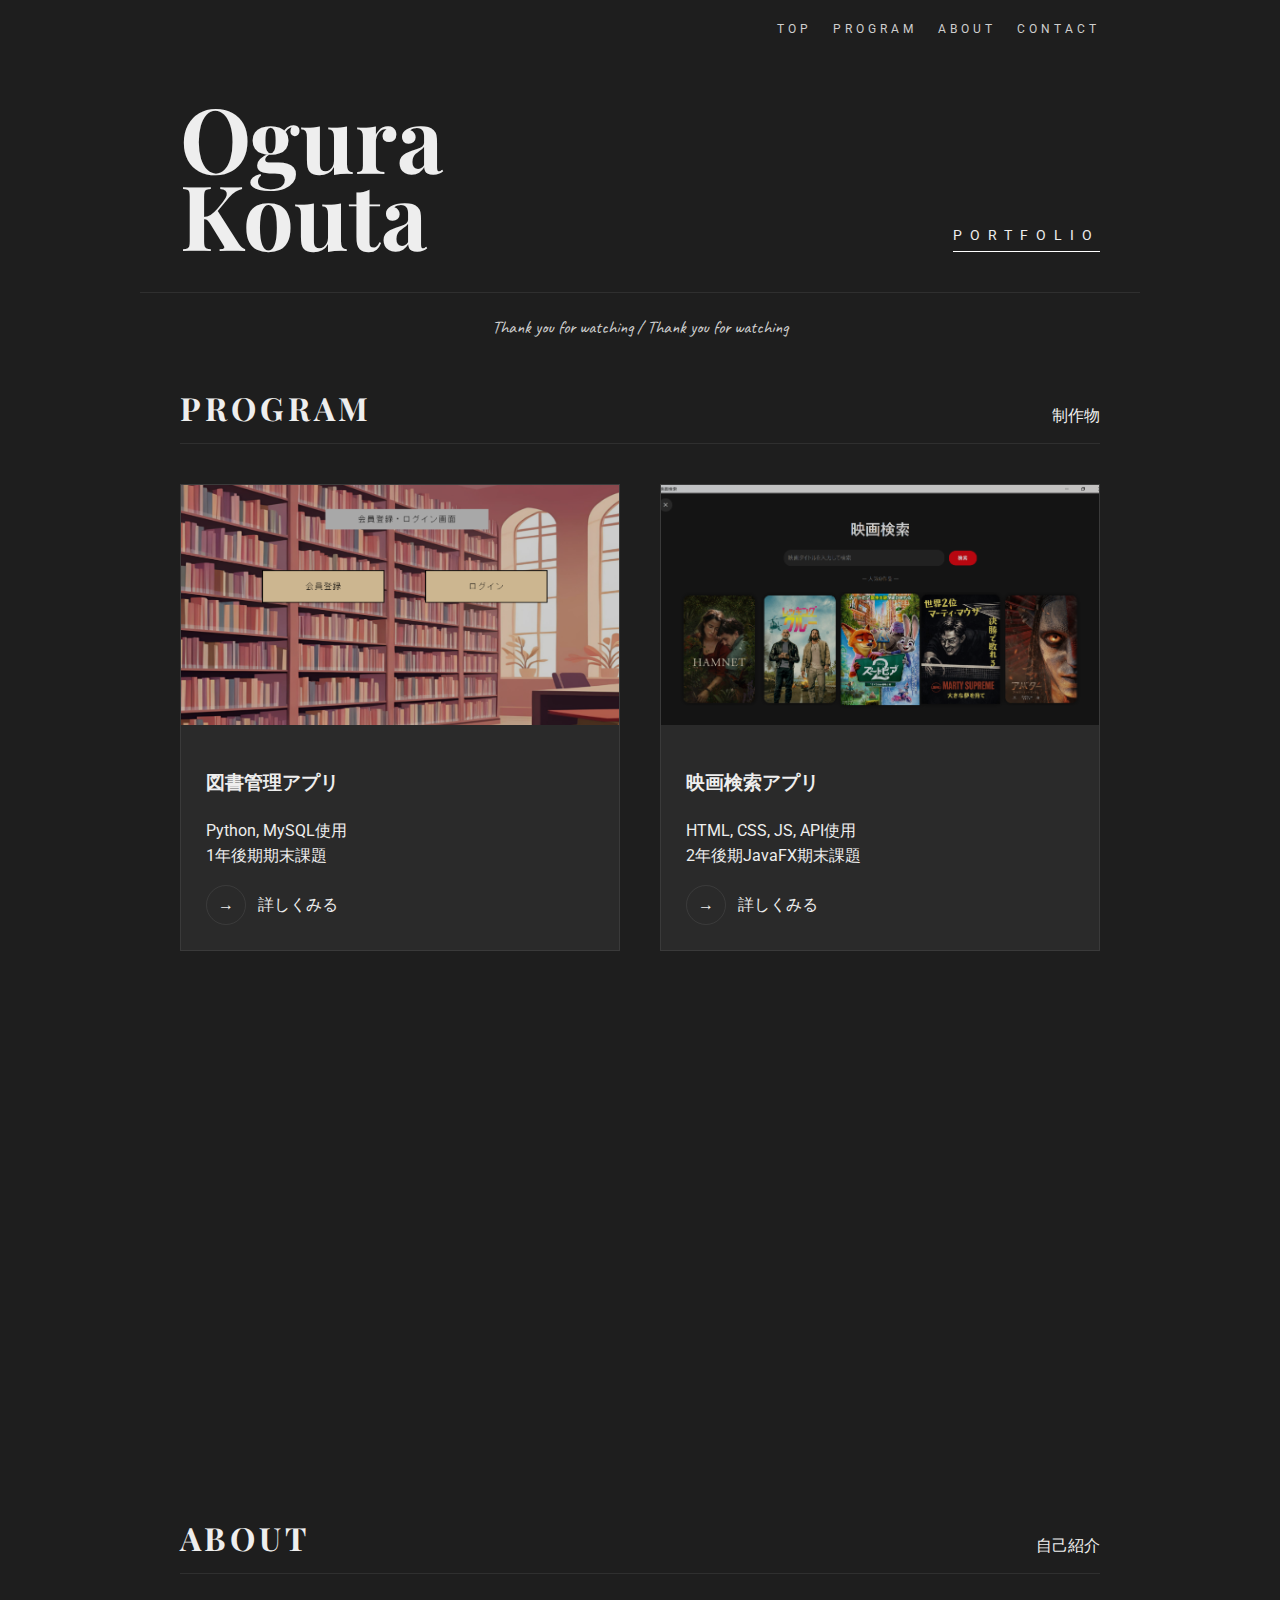
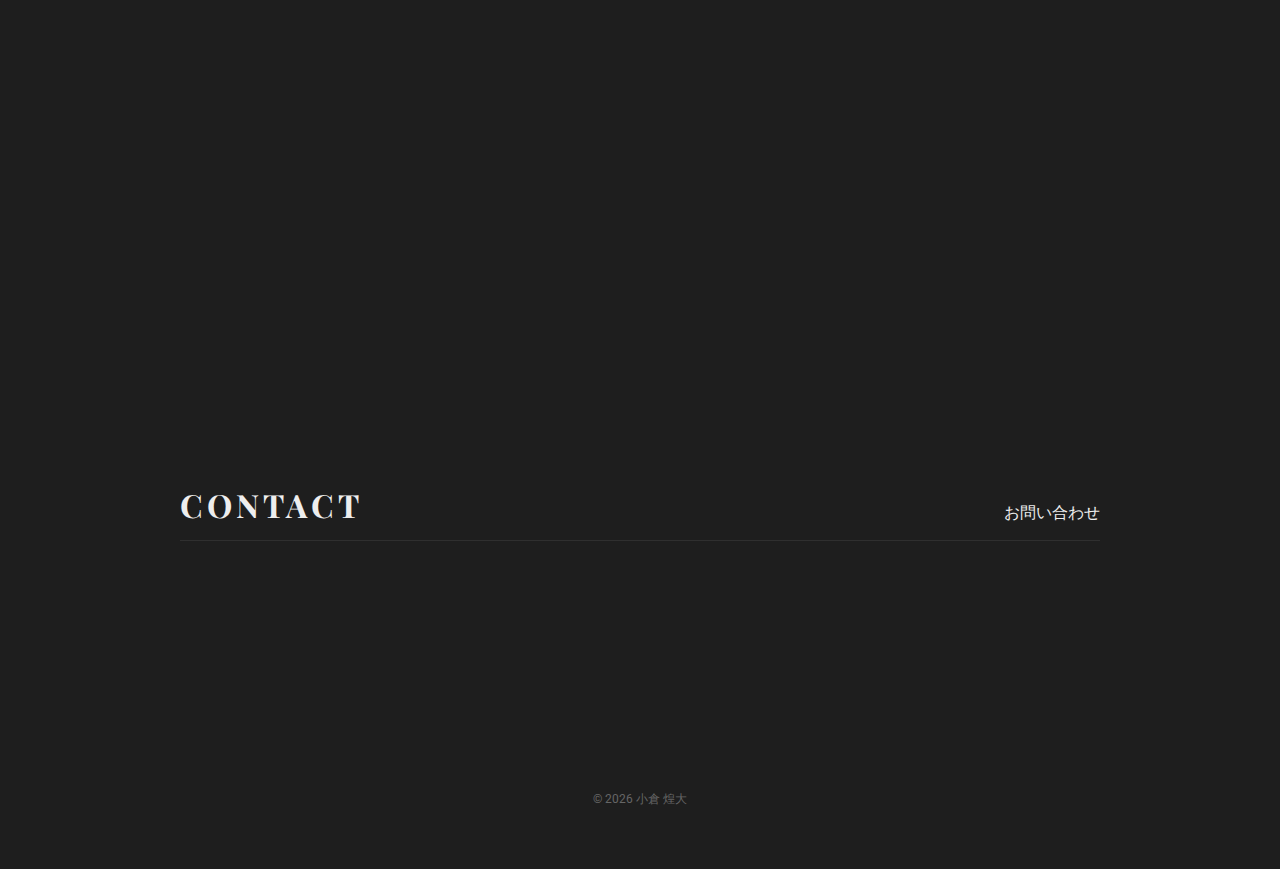
<file: index.Html>
<!DOCTYPE html>
<html lang="ja">
<head>
    <meta charset="UTF-8">
    <meta name="viewport" content="width=device-width, initial-scale=1.0">
    <title>小倉 煌大 - Portfolio</title>
    <link rel="stylesheet" href="css/style.css">
    <link href="https://fonts.googleapis.com/css2?family=Playfair+Display:wght@400;700&family=Roboto:wght@300;400&family=Caveat&display=swap" rel="stylesheet">
</head>
<body id="top">
    <header class="topbar">
        <nav class="topnav">
            <a href="index.html#top">TOP</a>&nbsp;&nbsp;
            <a href="index.html#program">PROGRAM</a>&nbsp;&nbsp;
            <a href="index.html#about">ABOUT</a>&nbsp;&nbsp;
            <a href="index.html#contact">CONTACT</a>
        </nav>
        <div class="hero">
            <div class="hero-left">
                <h1 class="name">Ogura<br>Kouta</h1>
            </div>
            <div class="hero-right">
                <div class="portfolio-label">PORTFOLIO</div>
            </div>
        </div>
        <div class="divider"></div>
        <div class="thanks">Thank you for watching / Thank you for watching</div>
    </header>

    <main class="content">
        <section class="program" id="program">
            <div class="program-header">
                <h2 class="program-title">PROGRAM</h2>
                <div class="program-sub">制作物</div>
            </div>

            <div class="grid">
                <article class="card">
                    <div class="thumb-wrap">
                        <img src="images/スクリーンショット 2026-02-05 235115.png" alt="図書管理アプリ" class="thumb">
                    </div>
                    <div class="card-body">
                        <h3>図書管理アプリ</h3>
                        <p class="desc">Python, MySQL使用<br>1年後期期末課題</p>
                        <a href="detail.html?id=book1" class="more">
                            <span class="circle">→</span><span class="text">詳しくみる</span>
                        </a>
                    </div>
                </article>

                <article class="card">
                    <div class="thumb-wrap">
                        <img src="images/スクリーンショット 2026-02-05 234926.png" alt="映画検索アプリ" class="thumb">
                    </div>
                    <div class="card-body">
                        <h3>映画検索アプリ</h3>
                        <p class="desc">HTML, CSS, JS, API使用<br>2年後期JavaFX期末課題</p>
                        <a href="detail.html?id=movie" class="more">
                            <span class="circle">→</span><span class="text">詳しくみる</span>
                        </a>
                    </div>
                </article>

                <article class="card">
                    <div class="thumb-wrap">
                        <img src="images/スクリーンショット 2025-12-12 093959.png" alt="High&Low" class="thumb">
                    </div>
                    <div class="card-body">
                        <h3>High&Lowアプリ</h3>
                        <p class="desc">JavaScript, HTML使用</p>
                        <a href="detail.html?id=highlow" class="more">
                            <span class="circle">→</span><span class="text">詳しくみる</span>
                        </a>
                    </div>
                </article>

                <article class="card">
                    <div class="thumb-wrap">
                        <img src="images/スクリーンショット 2025-12-12 095418.png" alt="ClimbCat" class="thumb">
                    </div>
                    <div class="card-body">
                        <h3>ClimbCat</h3>
                        <p class="desc">Unity, C#使用</p>
                        <a href="detail.html?id=climbcat" class="more">
                            <span class="circle">→</span><span class="text">詳しくみる</span>
                        </a>
                    </div>
                </article>
            </div>
        </section>

        <section class="about" id="about">
            <div class="about-header"><h2 class="about-title">ABOUT</h2><div class="about-sub">自己紹介</div></div>
            <div class="about-content">
                <div class="about-left">
                    <h3 class="about-name">小倉 煌大</h3>
                    <p class="about-text">
                        MCL盛岡情報ビジネス＆デザイン専門学校 総合システム工学科2年の小倉煌大です。
                        現在、ユーザーに寄り添った視覚的・機能的なWeb体験を提供する<strong>フロントエンドエンジニア</strong>を目指して学習に励んでいます。
                    </p>
                    <p class="about-text">
                        <strong>Skills:</strong> HTML, CSS, JavaScript, Python, Java, C#, Unity, Blender, デザイン設計
                    </p>
                </div>
                <div class="about-right">
                    <div class="about-image">
                        <img src="images/IMG_8091.jpg" alt="小倉 煌大" style="width:100%; height:100%; object-fit:cover;">
                    </div>
                </div>
            </div>
        </section>

        <section class="about" id="contact">
            <div class="about-header"><h2 class="about-title">CONTACT</h2><div class="about-sub">お問い合わせ</div></div>
            <div class="about-content">
                <div class="about-left">
                    <h3 class="about-name">Let's Connect</h3>
                    <p class="about-text">制作に関するお問い合わせなどは、下記よりお気軽にご連絡ください。</p>
                </div>
                <div class="about-right">
                    <div class="contact-info">
                        <p>Email: <a href="mailto:k.ogura.sys24@morijyobi.ac.jp" style="color: inherit; text-decoration: none;">k.ogura.sys24@morijyobi.ac.jp</a></p>
                        <p>TEL: 070-1304-5244</p>
                    </div>
                </div>
            </div>
        </section>
    </main>

    <footer class="footer">&copy; 2026 小倉 煌大</footer>
    <script src="js/script.js"></script>
</body>
</html>
</file>
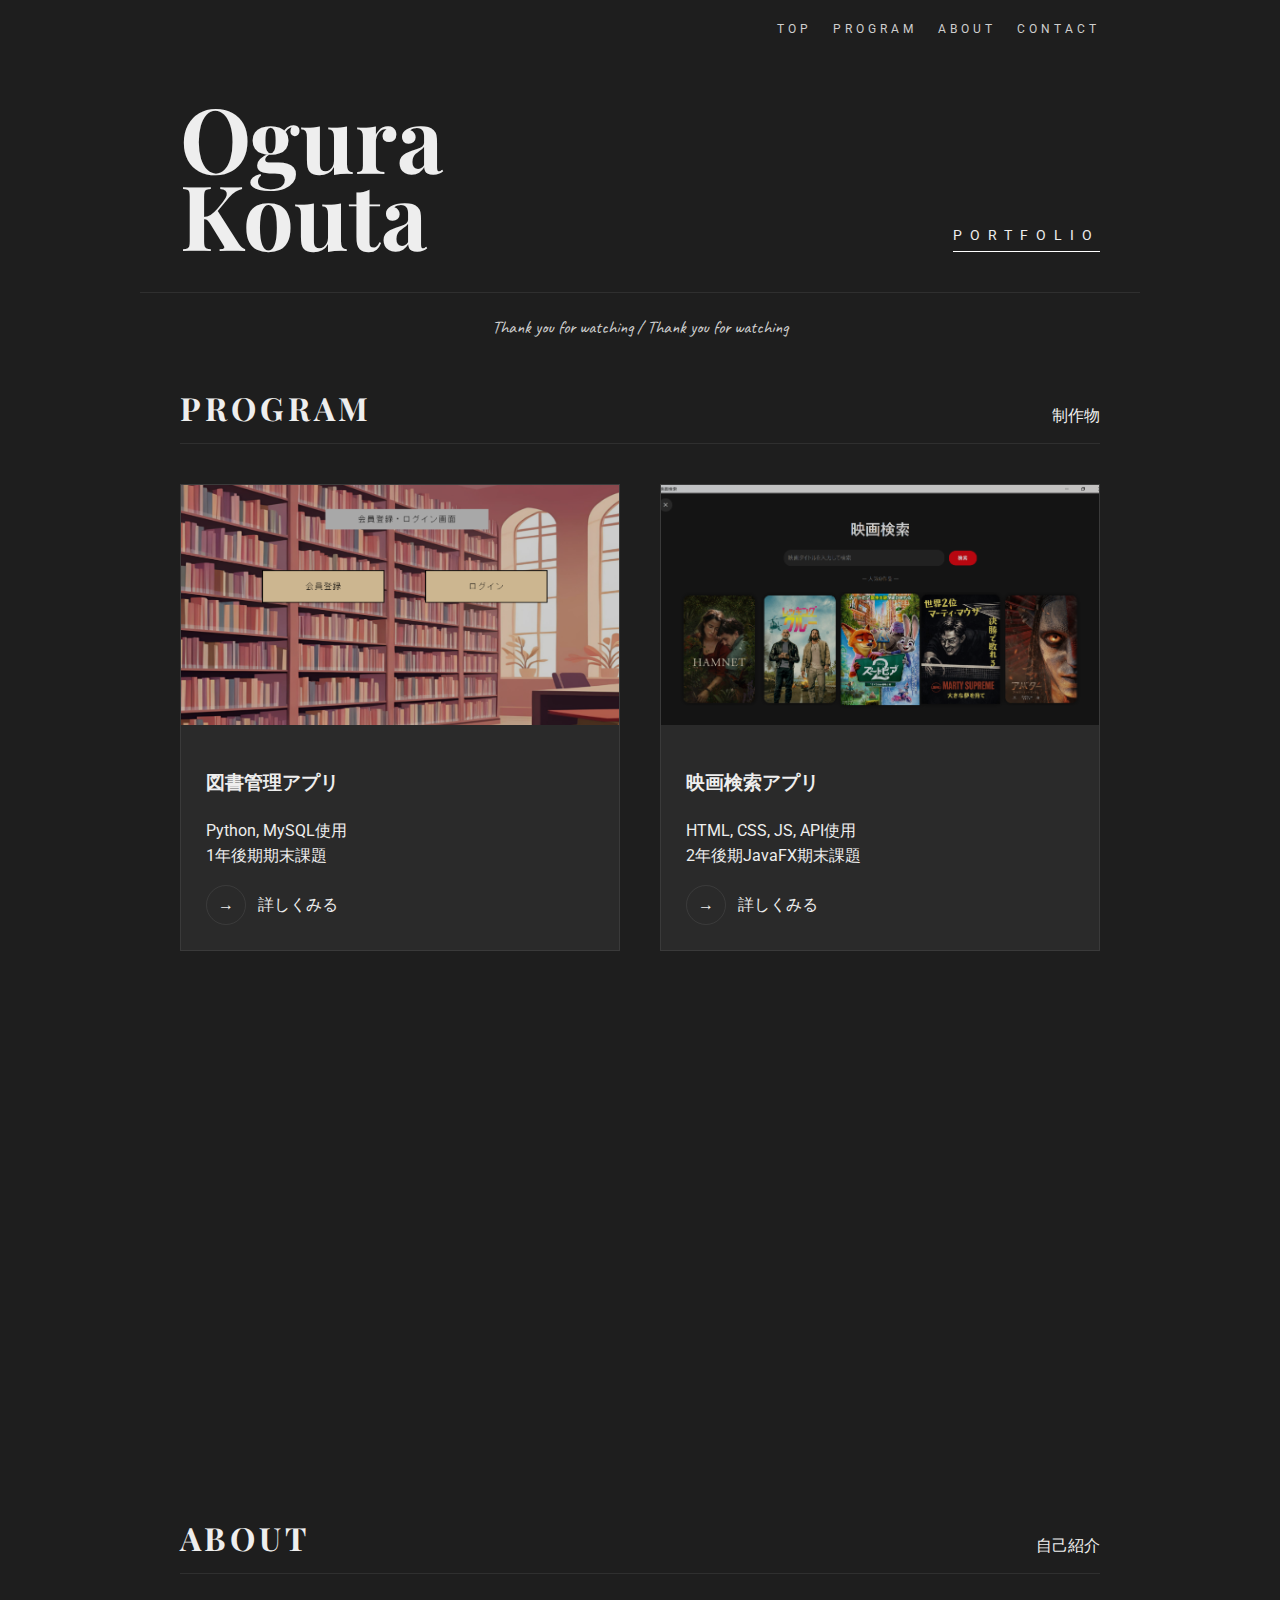
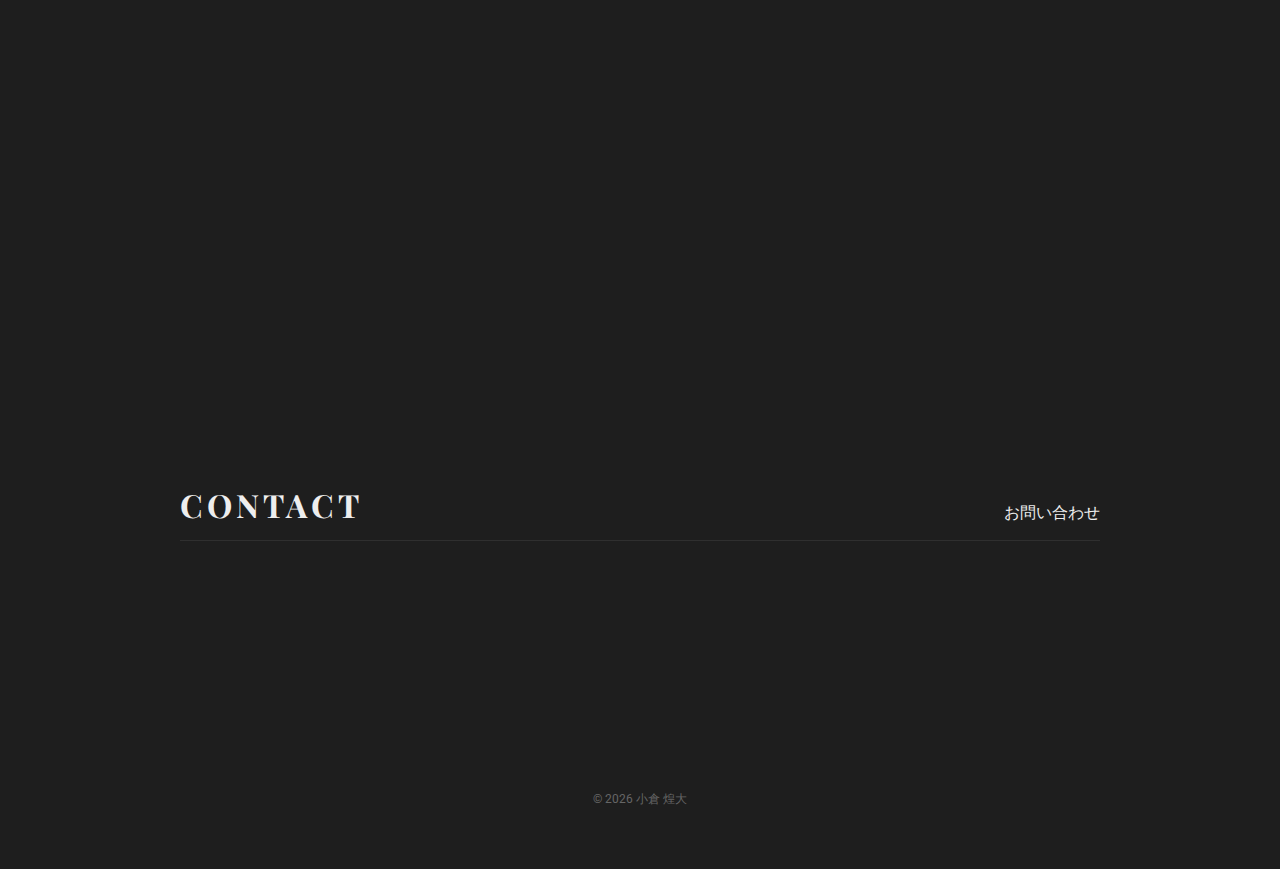
<file: TOP.Html>
<!DOCTYPE html>
<html lang="ja">
<head>
    <meta charset="UTF-8">
    <meta name="viewport" content="width=device-width, initial-scale=1.0">
    <title>小倉 煌大 - Portfolio</title>
    <link rel="stylesheet" href="css/style.css">
    <link href="https://fonts.googleapis.com/css2?family=Playfair+Display:wght@400;700&family=Roboto:wght@300;400&family=Caveat&display=swap" rel="stylesheet">
</head>
<body id="top">
    <header class="topbar">
        <nav class="topnav">
            <a href="#top">TOP</a>&nbsp;&nbsp;
            <a href="#program">PROGRAM</a>&nbsp;&nbsp;
            <a href="#about">ABOUT</a>&nbsp;&nbsp;
            <a href="#contact">CONTACT</a>
        </nav>
        <div class="hero">
            <div class="hero-left">
                <h1 class="name">Ogura<br>Kouta</h1>
            </div>
            <div class="hero-right">
                <div class="portfolio-label">PORTFOLIO</div>
            </div>
        </div>
        <div class="divider"></div>
        <div class="thanks">Thank you for watching / Thank you for watching</div>
    </header>

    <main class="content">
        <section class="program" id="program">
            <div class="program-header">
                <h2 class="program-title">PROGRAM</h2>
                <div class="program-sub">制作物</div>
            </div>

            <div class="grid">
                <article class="card">
                    <div class="thumb-wrap">
                        <img src="images/スクリーンショット 2026-02-05 235115.png" alt="図書管理アプリ" class="thumb">
                    </div>
                    <div class="card-body">
                        <h3>図書管理アプリ</h3>
                        <p class="desc">Python, MySQL使用<br>1年後期期末課題</p>
                        <a href="detail.html?id=book1" class="more">
                            <span class="circle">→</span><span class="text">詳しくみる</span>
                        </a>
                    </div>
                </article>

                <article class="card">
                    <div class="thumb-wrap">
                        <img src="images/スクリーンショット 2026-02-05 234926.png" alt="映画検索アプリ" class="thumb">
                    </div>
                    <div class="card-body">
                        <h3>映画検索アプリ</h3>
                        <p class="desc">HTML, CSS, JS, API使用<br>2年後期JavaFX期末課題</p>
                        <a href="detail.html?id=movie" class="more">
                            <span class="circle">→</span><span class="text">詳しくみる</span>
                        </a>
                    </div>
                </article>

                <article class="card">
                    <div class="thumb-wrap">
                        <img src="images/スクリーンショット 2025-12-12 093959.png" alt="High&Low" class="thumb">
                    </div>
                    <div class="card-body">
                        <h3>High&Lowアプリ</h3>
                        <p class="desc">JavaScript, HTML使用</p>
                        <a href="detail.html?id=highlow" class="more">
                            <span class="circle">→</span><span class="text">詳しくみる</span>
                        </a>
                    </div>
                </article>

                <article class="card">
                    <div class="thumb-wrap">
                        <img src="images/スクリーンショット 2025-12-12 095418.png" alt="ClimbCat" class="thumb">
                    </div>
                    <div class="card-body">
                        <h3>ClimbCat</h3>
                        <p class="desc">Unity, C#使用</p>
                        <a href="detail.html?id=climbcat" class="more">
                            <span class="circle">→</span><span class="text">詳しくみる</span>
                        </a>
                    </div>
                </article>
            </div>
        </section>

        <section class="about" id="about">
            <div class="about-header"><h2 class="about-title">ABOUT</h2><div class="about-sub">自己紹介</div></div>
            <div class="about-content">
                <div class="about-left">
                    <h3 class="about-name">小倉 煌大</h3>
                    <p class="about-text">
                        MCL盛岡情報ビジネス＆デザイン専門学校 総合システム工学科2年の小倉煌大です。
                        現在、ユーザーに寄り添った視覚的・機能的なWeb体験を提供する<strong>フロントエンドエンジニア</strong>を目指して学習に励んでいます。
                    </p>
                    <p class="about-text">
                        <strong>Skills:</strong> HTML, CSS, JavaScript, Python, Java, C#, Unity, Blender, デザイン設計
                    </p>
                </div>
                <div class="about-right">
                    <div class="about-image">
                        <img src="images/IMG_8091.jpg" alt="小倉 煌大" style="width:100%; height:100%; object-fit:cover;">
                    </div>
                </div>
            </div>
        </section>

        <section class="about" id="contact">
            <div class="about-header"><h2 class="about-title">CONTACT</h2><div class="about-sub">お問い合わせ</div></div>
            <div class="about-content">
                <div class="about-left">
                    <h3 class="about-name">Let's Connect</h3>
                    <p class="about-text">制作に関するお問い合わせなどは、下記よりお気軽にご連絡ください。</p>
                </div>
                <div class="about-right">
                    <div class="contact-info">
                        <p>Email: <a href="mailto:k.ogura.sys24@morijyobi.ac.jp" style="color: inherit; text-decoration: none;">k.ogura.sys24@morijyobi.ac.jp</a></p>
                        <p>TEL: 070-1304-5244</p>
                    </div>
                </div>
            </div>
        </section>
    </main>

    <footer class="footer">&copy; 2026 小倉 煌大</footer>
    <script src="js/script.js"></script>
</body>
</html>
</file>
<file: css/style.css>
:root {
    --bg-dark: #1e1e1e;
    --bg-panel: #2a2a2a;
    --text-main: #eeeeee;
    --text-muted: #cfcfcf;
    --accent: #ffffff;
    --line: rgba(255, 255, 255, 0.08);
    --transition: all 0.4s cubic-bezier(0.25, 0.8, 0.25, 1);
    --container-width: 1000px;
}

html { scroll-behavior: smooth; }
* { box-sizing: border-box; }
body { background: var(--bg-dark); color: var(--text-main); font-family: 'Roboto', sans-serif; margin: 0; line-height: 1.6; }

/* Navigation */
.topnav { text-align: right; max-width: var(--container-width); margin: 0 auto; padding: 20px 40px; letter-spacing: 4px; font-size: 12px; }
.topnav a { text-decoration: none; color: var(--text-muted); transition: 0.3s; }
.topnav a:hover { opacity: 0.6; }

/* Hero */
.hero { display: flex; align-items: flex-end; justify-content: space-between; max-width: var(--container-width); margin: 40px auto; padding: 0 40px; }
.hero-left .name { font-family: 'Playfair Display', serif; font-size: 90px; line-height: 0.85; margin: 0; }
.hero-right .portfolio-label { font-size: 14px; letter-spacing: 8px; border-bottom: 1px solid var(--accent); padding-bottom: 5px; }
.divider { height: 1px; background: var(--line); max-width: var(--container-width); margin: 20px auto; }
.thanks { text-align: center; font-family: 'Caveat', cursive; color: var(--text-muted); font-size: 18px; margin-bottom: 40px; }

/* Grid */
.content { max-width: var(--container-width); margin: 0 auto; padding: 0 40px; }
.program-header, .about-header { display: flex; align-items: baseline; justify-content: space-between; border-bottom: 1px solid var(--line); padding-bottom: 10px; }
.program-title, .about-title { font-family: 'Playfair Display', serif; font-size: 32px; letter-spacing: 4px; margin: 0; }
.grid { display: grid; grid-template-columns: repeat(2, 1fr); gap: 40px; margin: 40px 0; }
.card { background: var(--bg-panel); border: 1px solid var(--line); transition: var(--transition); overflow: hidden; }
.thumb-wrap { width: 100%; height: 240px; background: #000; overflow: hidden; }
.thumb { width: 100%; height: 100%; object-fit: cover; opacity: 0.8; transition: var(--transition); }
.card-body { padding: 25px; }

/* Buttons */
.more { display: inline-flex; align-items: center; background: transparent; border: none; color: var(--text-main); text-decoration: none; gap: 12px; cursor: pointer; }
.more .circle { width: 40px; height: 40px; border: 1px solid var(--line); border-radius: 50%; display: flex; align-items: center; justify-content: center; transition: var(--transition); }
.more:hover .circle { background: var(--accent); color: var(--bg-dark); }

/* About & Contact */
.about { margin-top: 80px; }
.about-content { display: grid; grid-template-columns: 1.2fr 0.8fr; gap: 60px; padding: 40px 0; align-items: center; border-bottom: 1px solid var(--line); }
.about-text { color: var(--text-muted); margin-bottom: 15px; }
.about-image { width: 100%; aspect-ratio: 1/1; border-radius: 50%; overflow: hidden; border: 1px solid var(--line); }
.contact-info p { margin: 10px 0; font-size: 16px; color: var(--text-muted); }

/* Detail Page */
.detail-container { background: var(--bg-panel); margin: 40px auto; width: 100%; max-width: 800px; border: 1px solid var(--line); }
.detail-page-header { display: flex; justify-content: space-between; padding: 15px 25px; background: #333; align-items: center; }
.btn-close-link { text-decoration: none; color: #fff; font-size: 30px; }
.detail-content-body { padding: 40px; gap: 30px; display: flex; flex-direction: column; }
.modal-img-area { width: 100%; height: 350px; background: #000; display: flex; align-items: center; justify-content: center; }
.modal-img-area img { max-width: 100%; max-height: 100%; object-fit: contain; }

.footer { text-align: center; padding: 60px 0; color: #666; font-size: 12px; }

@media (max-width: 768px) {
    .grid, .about-content { grid-template-columns: 1fr; }
    .hero-left .name { font-size: 60px; }
}
</file>
